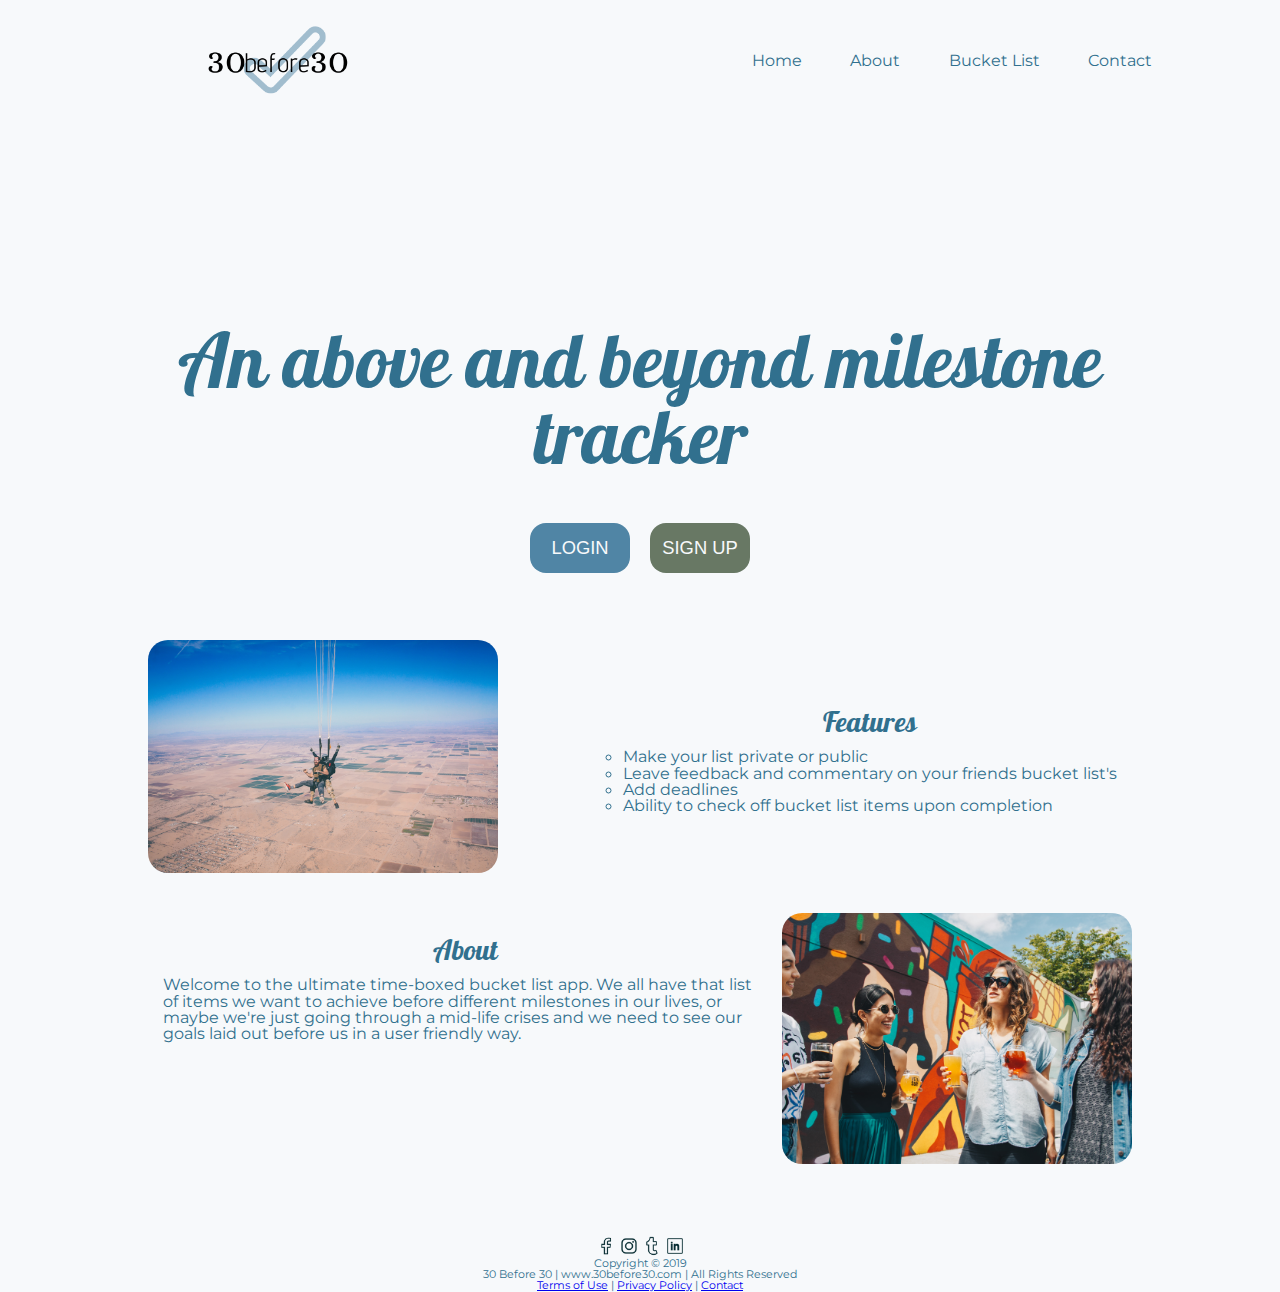
<file: index.html>
<!doctype html>
 <head>
   <html lang="en">
   <meta charset="utf-8">
   <meta name="viewport" content="width=device-width, initial-scale=1">
   <link href="https://fonts.googleapis.com/css?family=Hind%7CMontserrat&display=swap" rel="stylesheet">
   <link rel="stylesheet" href="css/index.css">
   <link href="https://kit.fontawesome.com/87130a1866.js" crossorigin="anonymous">
   <link href="https://fonts.googleapis.com/css?family=Pattaya&display=swap" rel="stylesheet">
  </head>

<body>
    <!-- header simone -->
    <div class='nav-box'>
      <img class="logo" src="img/30.png" alt="30logo.">
      <nav class="nav_links">
            <a href = "index.html">Home</a>
            <a href = "about.html">About</a>
            <a href = "#">Bucket List</a>
            <a href = "#">Contact</a> 
      </nav>
    </div>


    <header>
        <h2>An above and beyond milestone tracker</h2>
        <section class='call-to-action'>
          <div class='log-in'>
            <button href='#'>LOGIN</button>
          </div>
          <div class='sign-up'>
            <button href='#'>SIGN UP</button>
          </div>
      </section>
      </header>
    <!-- nav bar Darnea -->

    <!-- Buttons kim -->

    <!-- Filler Content kim -->
    <div class="main-content">
      <div class="content-box">
          <img src="img/sky.jpg" class="placeholder1" alt="placeholder">
        <div class="text-content">
          <h2>Features</h2>
          <ul style="list-style-type:circle;">
                <li>Make your list private or public</li>
                <li>Leave feedback and commentary on your friends bucket list's</li>
                <li>Add deadlines</li>
                <li>Ability to check off bucket list items upon completion</li>
              </ul>
        </div>
        </div>
        
      <div class="content-box">
          <div class="about">
          <div class="text-content">
              <h2>About</h2>
              <p>Welcome to the ultimate time-boxed bucket list app. We all have that list of items we want to achieve before different milestones in our lives, or maybe we're just going through a mid-life crises and we need to see our goals laid out before us in a user friendly way.</p>
            </div>
          <div class="image2">
            <img src="img/people.jpg" class="placeholder2" alt="placeholder">
          </div>
      </div>
    </div>
    <!-- Footer simone -->    
    <footer>
        <div class='social'>
        <a href='facebook.com'><img src='img/facebook-icon.png' class="fab fa-facebook-f"></a>
        <a href='instagram.com'><img src='img/instagram-icon.png'></a>
        <a href='twitter.com'><img src='img/twitter-icon.png'></a>
        <a href='linkedin.com'><img src='img/linkedin-icon.png'></a>
       </div>
    <p>
        Copyright © 2019
        <br>
        30 Before 30 | www.30before30.com | All Rights Reserved
        <br>
         
        <a href='#'>Terms of Use</a> | 
        <a href='#'>Privacy Policy</a> | 
        <a href='#'>Contact</a>
        
    </p>
</footer>  
</body>
 
</html>
</file>
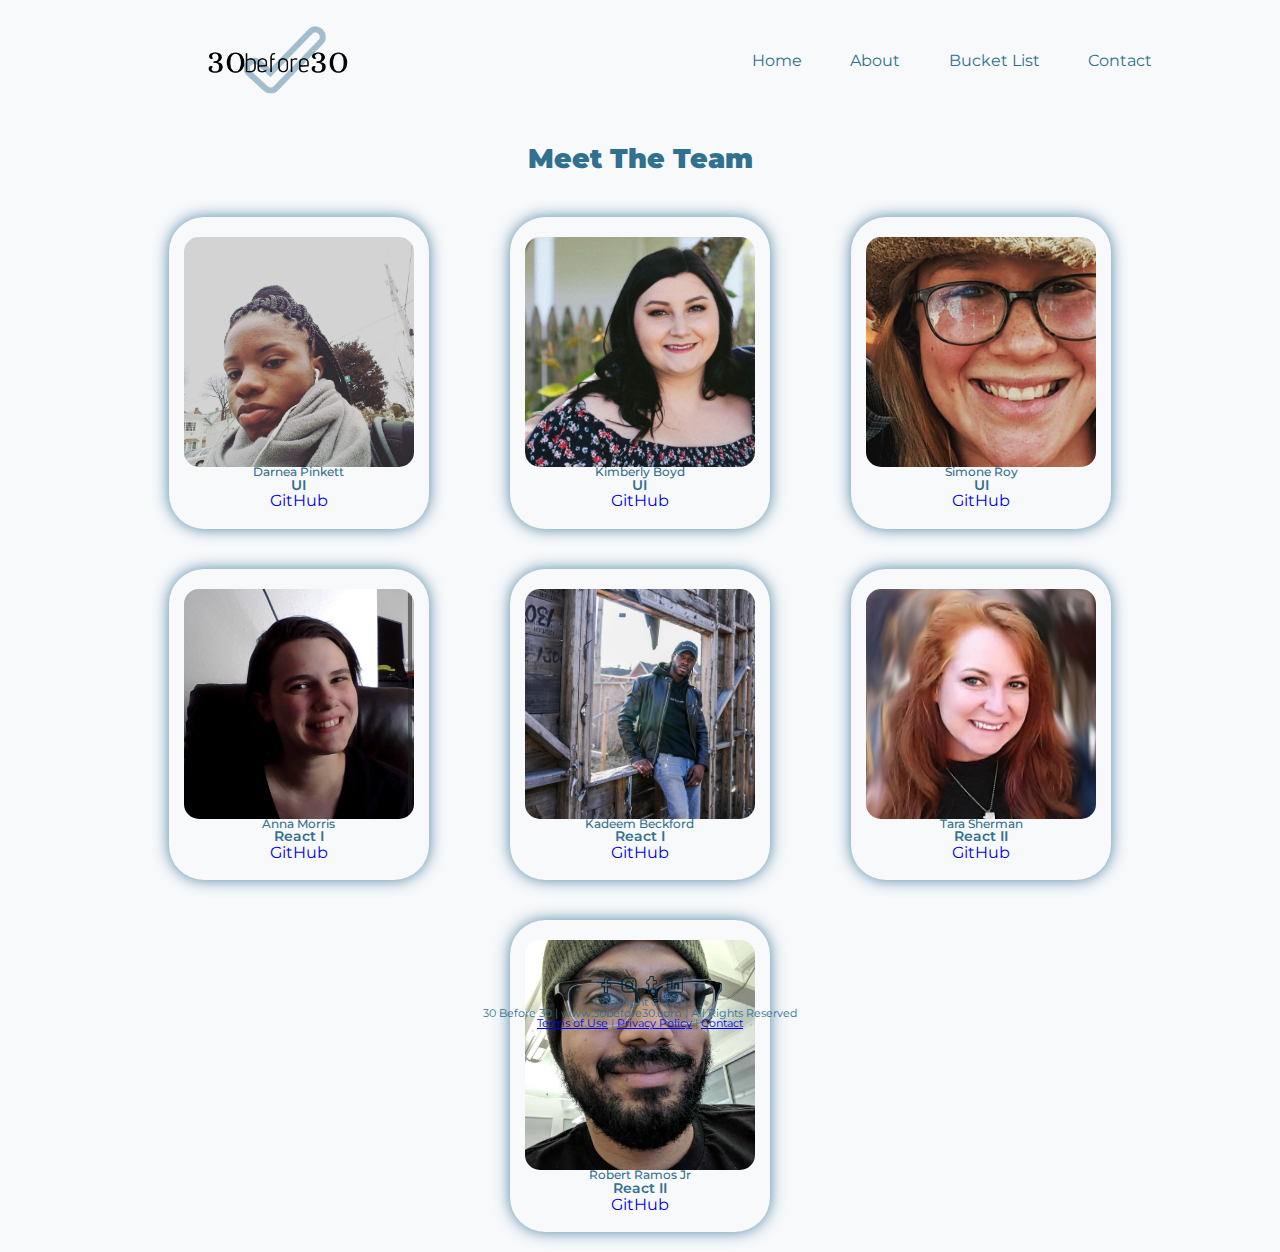
<file: about.html>
<!doctype html>
 <head>
   <html lang="en">
   <meta charset="utf-8">
   <meta name="viewport" content="width=device-width, initial-scale=1">
   <link href="https://fonts.googleapis.com/css?family=Hind%7CMontserrat&display=swap" rel="stylesheet">
   <link rel="stylesheet" href="css/index.css">
   <link href="https://kit.fontawesome.com/87130a1866.js" crossorigin="anonymous">
   <link href="https://fonts.googleapis.com/css?family=Pattaya&display=swap" rel="stylesheet">
  </head>

<body>
    <div class='nav-box'>
        <img class="logo" src="img/30.png" alt="30logo.">
        <nav class="nav_links">
            <a href = "index.html">Home</a>
            <a href = "about.html">About</a>
            <a href = "#">Bucket List</a>
            <a href = "#">Contact</a> 
        </nav>
    </div>
    <section class ="team">
        <div class ="content">
            <h1>Meet The Team</h1>
        </div>
        <section class="cards">
            <section>
                <img src="img/darnea.jpg" alt="Photo of Darnea">
                <p>Darnea Pinkett</p>
                <p class="title">UI</p>
                <a href= "http://github.com/DarneaPinkett">GitHub</a>
            </section>
            <section>
                <img src="img/kim.jpg" alt="Photo of Kimberly">
                <p>Kimberly Boyd</p>
                <p class="title">UI</p>
                <a href="http://github.com/kimboyd12">GitHub</a>
            </section>
            <section>
                <img src="img/simone.png" alt="Photo of Simone">
                <p>Simone Roy</p>
                <p class="title">UI</p>
                <a href= "#">GitHub</a>
            </section>
            <section>
                <img src="img/anna-prof.png" alt="Photo of Anna">
                <p>Anna Morris</p>
                <p class="title">React I</p>
                <a href ="http://github.com/clay-most">GitHub</a>
            </section>
            <section>
                <img src="img/kadeem.png" alt="Photo of Kadeem">
                <p>Kadeem Beckford</p>
                <p class="title">React I</p>
                <a href="https://github.com/Kadeem140">GitHub</a>
            </section>
            <section>
                <img src="img/tara.png" alt="Photo of Tara">
                <p>Tara Sherman</p>
                <p class="title">React II</p>
                <a href ="https://github.com/taraSherman">GitHub</a>
            </section>
            <section>
                <img src="img/robert.jpg" alt="Photo of Robert">
                <p>Robert Ramos Jr</p>
                <p class="title">React II</p>
                <a href="https://github.com/RobertRamosJr">GitHub</a>
            </section>
        </section>    
    </section>
    <footer>
            <div class='social'>
            <a href='facebook.com'><img src='img/facebook-icon.png' class="fab fa-facebook-f"></a>
            <a href='instagram.com'><img src='img/instagram-icon.png'></a>
            <a href='twitter.com'><img src='img/twitter-icon.png'></a>
            <a href='linkedin.com'><img src='img/linkedin-icon.png'></a>
           </div>
        <p>
            Copyright © 2019
            <br>
            30 Before 30 | www.30before30.com | All Rights Reserved
            <br>
             
            <a href='#'>Terms of Use</a> | 
            <a href='#'>Privacy Policy</a> | 
            <a href='#'>Contact</a>
            
        </p>
    </footer>        
        
</body>
</html>
</file>
<file: css/index.css>
/* http://meyerweb.com/eric/tools/css/reset/ 
   v2.0 | 20110126
   License: none (public domain)
*/
html,
body,
div,
span,
applet,
object,
iframe,
h1,
h2,
h3,
h4,
h5,
h6,
p,
blockquote,
pre,
a,
abbr,
acronym,
address,
big,
cite,
code,
del,
dfn,
em,
img,
ins,
kbd,
q,
s,
samp,
small,
strike,
strong,
sub,
sup,
tt,
var,
b,
u,
i,
center,
dl,
dt,
dd,
ol,
ul,
li,
fieldset,
form,
label,
legend,
table,
caption,
tbody,
tfoot,
thead,
tr,
th,
td,
article,
aside,
canvas,
details,
embed,
figure,
figcaption,
footer,
header,
hgroup,
menu,
nav,
output,
ruby,
section,
summary,
time,
mark,
audio,
video {
  margin: 0;
  padding: 0;
  border: 0;
  font-size: 100%;
  font: inherit;
  vertical-align: baseline;
}
/* HTML5 display-role reset for older browsers */
article,
aside,
details,
figcaption,
figure,
footer,
header,
hgroup,
menu,
nav,
section {
  display: block;
}
body {
  line-height: 1;
}
ol,
ul {
  list-style: none;
}
blockquote,
q {
  quotes: none;
}
blockquote:before,
blockquote:after,
q:before,
q:after {
  content: '';
  content: none;
}
table {
  border-collapse: collapse;
  border-spacing: 0;
}
.nav-box {
  display: flex;
  justify-content: space-between;
  flex-direction: row;
  margin-bottom: 25px;
}
@media (max-width: 800px) {
  .nav-box {
    flex-direction: column;
    align-items: center;
    margin-bottom: 15px;
  }
}
.nav-box .logo {
  width: 300px;
}
@media (max-width: 500px) {
  .nav-box .logo {
    margin-left: 50px;
  }
}
.nav-box .nav_links {
  display: flex;
  justify-content: space-between;
  align-items: center;
  width: 400px;
}
.nav-box .nav_links a {
  text-decoration: none;
  color: #31708E;
}
.nav-box .nav_links a:hover {
  color: #8FC1E3;
}
footer {
  display: flex;
  align-items: center;
  flex-direction: column;
  font-size: 1rem;
  text-align: center;
  margin-top: 50px;
}
footer img {
  width: 20px;
}
@media (max-width: 500px) {
  footer {
    margin-top: 1840px;
  }
}
@media (max-width: 800px) {
  footer {
    margin-top: 1840px;
  }
}
html {
  font-size: 67.5%;
  background-color: #f7f9fb;
}
html body {
  display: flex;
  font-family: 'Montserrat';
  font-size: 1.5rem;
  width: 80%;
  margin: 0 auto;
  color: #31708E;
  flex-direction: column;
}
html body .team {
  flex-direction: column;
  justify-content: center;
  align-items: center;
  height: 780px;
}
html body .team h1 {
  font-weight: 900;
  font-size: 2.5rem;
  text-align: center;
  margin-bottom: 25px;
}
html body .team .cards {
  display: flex;
  flex-direction: row;
  justify-content: space-around;
  flex-wrap: wrap;
}
html body .team .cards section {
  display: flex;
  flex-direction: column;
  justify-content: center;
  align-items: center;
  width: 220px;
  margin: 20px;
  padding: 20px;
  box-shadow: 0px 0px 15px #5085A5;
  border-radius: 35px;
  transition: background-color 0.3s ease-in;
}
html body .team .cards section p {
  font-weight: 500;
  font-size: 1.1rem;
  text-align: center;
}
html body .team .cards section .title {
  font-weight: 600;
  font-size: 1.25rem;
  text-align: center;
}
html body .team .cards section a {
  text-decoration: none;
}
html body .team .cards section img {
  height: 230px;
  width: 230px;
  object-fit: cover;
  border-radius: 15px;
}
@media (max-width: 500px) {
  html body .team {
    max-width: 500px;
  }
}
html body header {
  display: flex;
  flex-direction: column;
  text-align: center;
  justify-content: center;
  height: 475px;
  background-image: url(https://files.slack.com/files-pri/T4JUEB3ME-FQPU2FXQX/kamil-pietrzak-ibmtjlic9km-unsplash.jpg);
  background-size: cover;
  border-radius: 20px;
}
@media (max-width: 500px) {
  html body header {
    background-image: none;
    margin-bottom: 25px;
  }
}
html body header h2 {
  font-size: 7rem;
  padding-bottom: 30px;
  padding-top: 150px;
  font-family: 'Pattaya';
}
html body header .call-to-action {
  display: flex;
  justify-content: center;
  margin: 5px;
  flex-direction: row;
}
html body header .call-to-action .sign-up button {
  background: #687864;
}
html body header .call-to-action button {
  margin: 10px;
  width: 100px;
  height: 50px;
  font-size: 1.7rem;
  background: #5085A5;
  color: #F7F9FB;
  border-radius: 16px;
  border: none;
}
html body header .call-to-action button:hover {
  background-color: #F7F9FB;
  color: #31708E;
}
html body .main-content {
  display: flex;
  flex-direction: column;
}
html body .main-content .content-box {
  display: flex;
  padding: 10px;
  align-items: center;
  margin: 10px;
  justify-content: space-between;
}
@media (max-width: 800px) {
  html body .main-content .content-box {
    flex-direction: column;
  }
}
html body .main-content .content-box img {
  width: 350px;
  border-radius: 20px;
}
html body .main-content .content-box .text-content {
  padding: 15px;
}
html body .main-content .content-box .text-content h2 {
  font-size: 2.6rem;
  text-align: center;
  padding: 10px;
  font-family: 'Pattaya';
}
html body .main-content .content-box .about {
  display: flex;
  justify-content: space-between;
}
@media (max-width: 800px) {
  html body .main-content .content-box .about {
    display: flex;
    flex-direction: column-reverse;
    align-items: center;
  }
}
</file>
